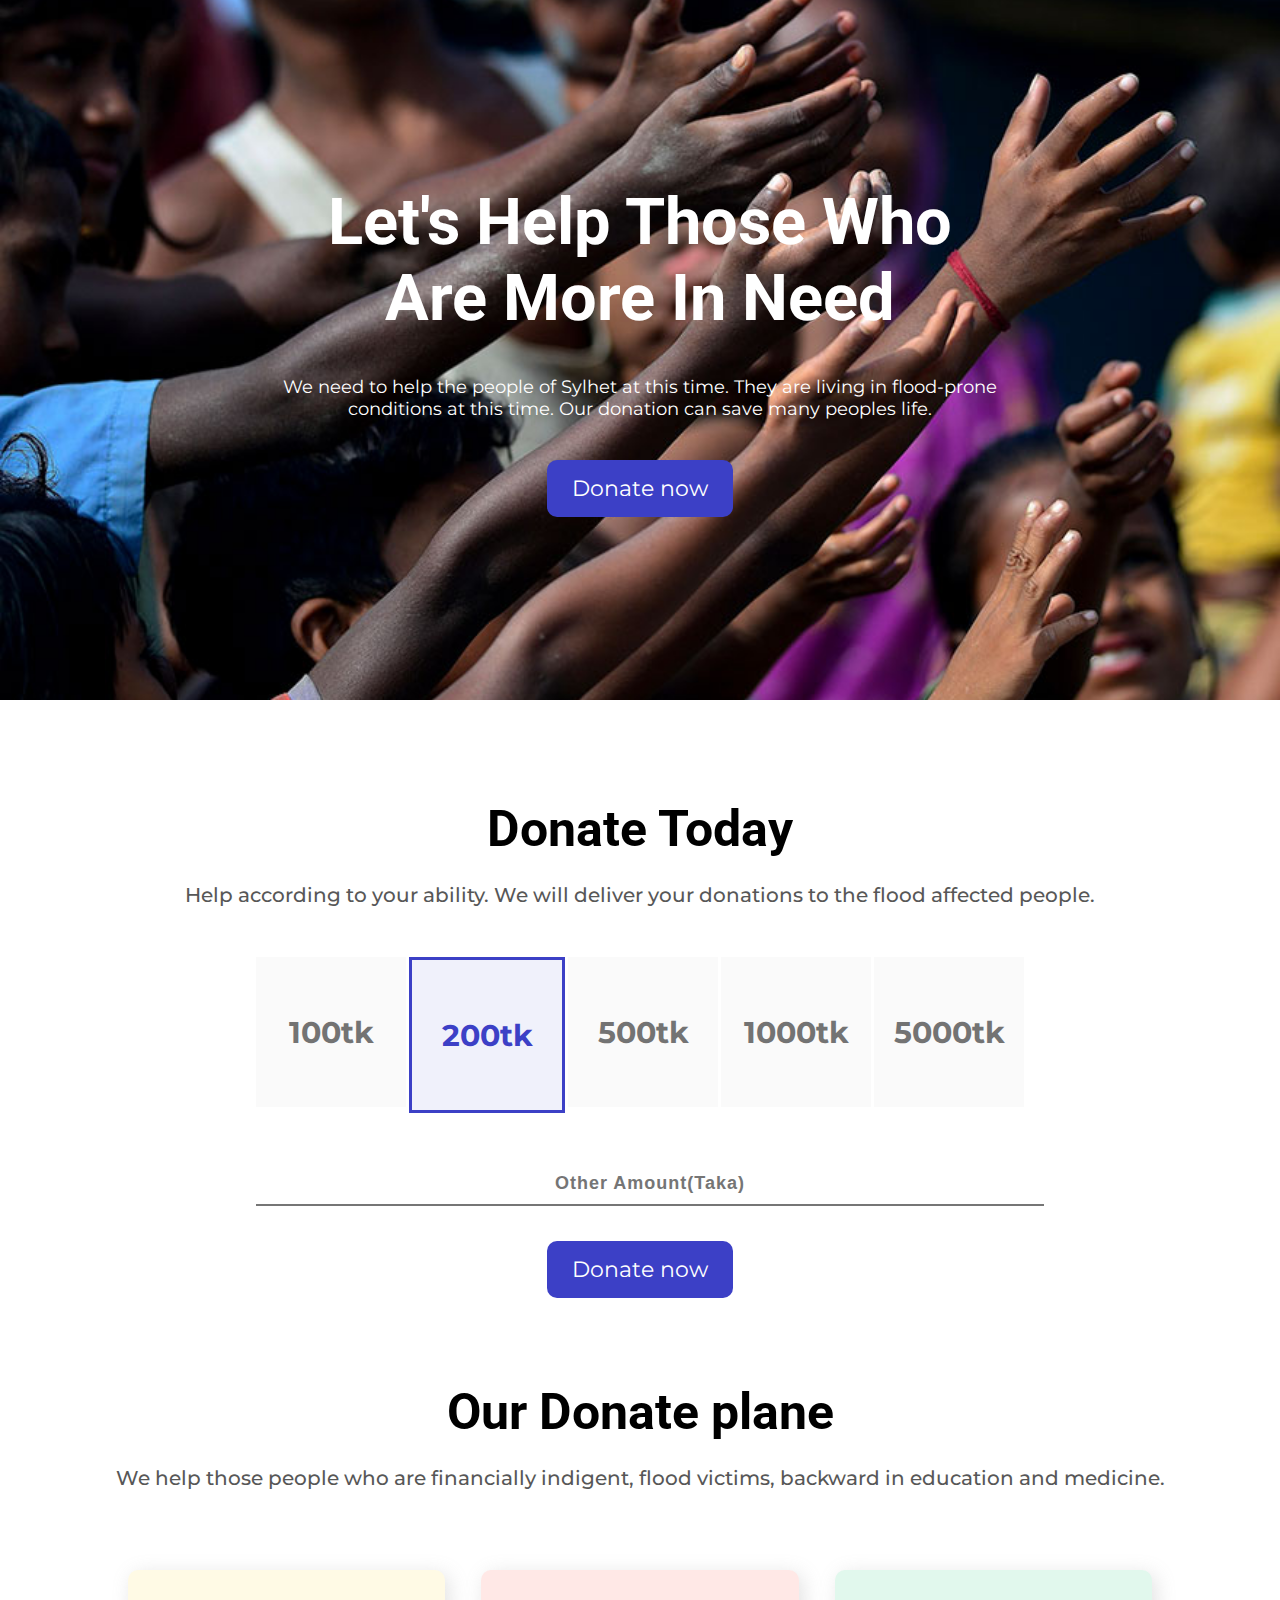
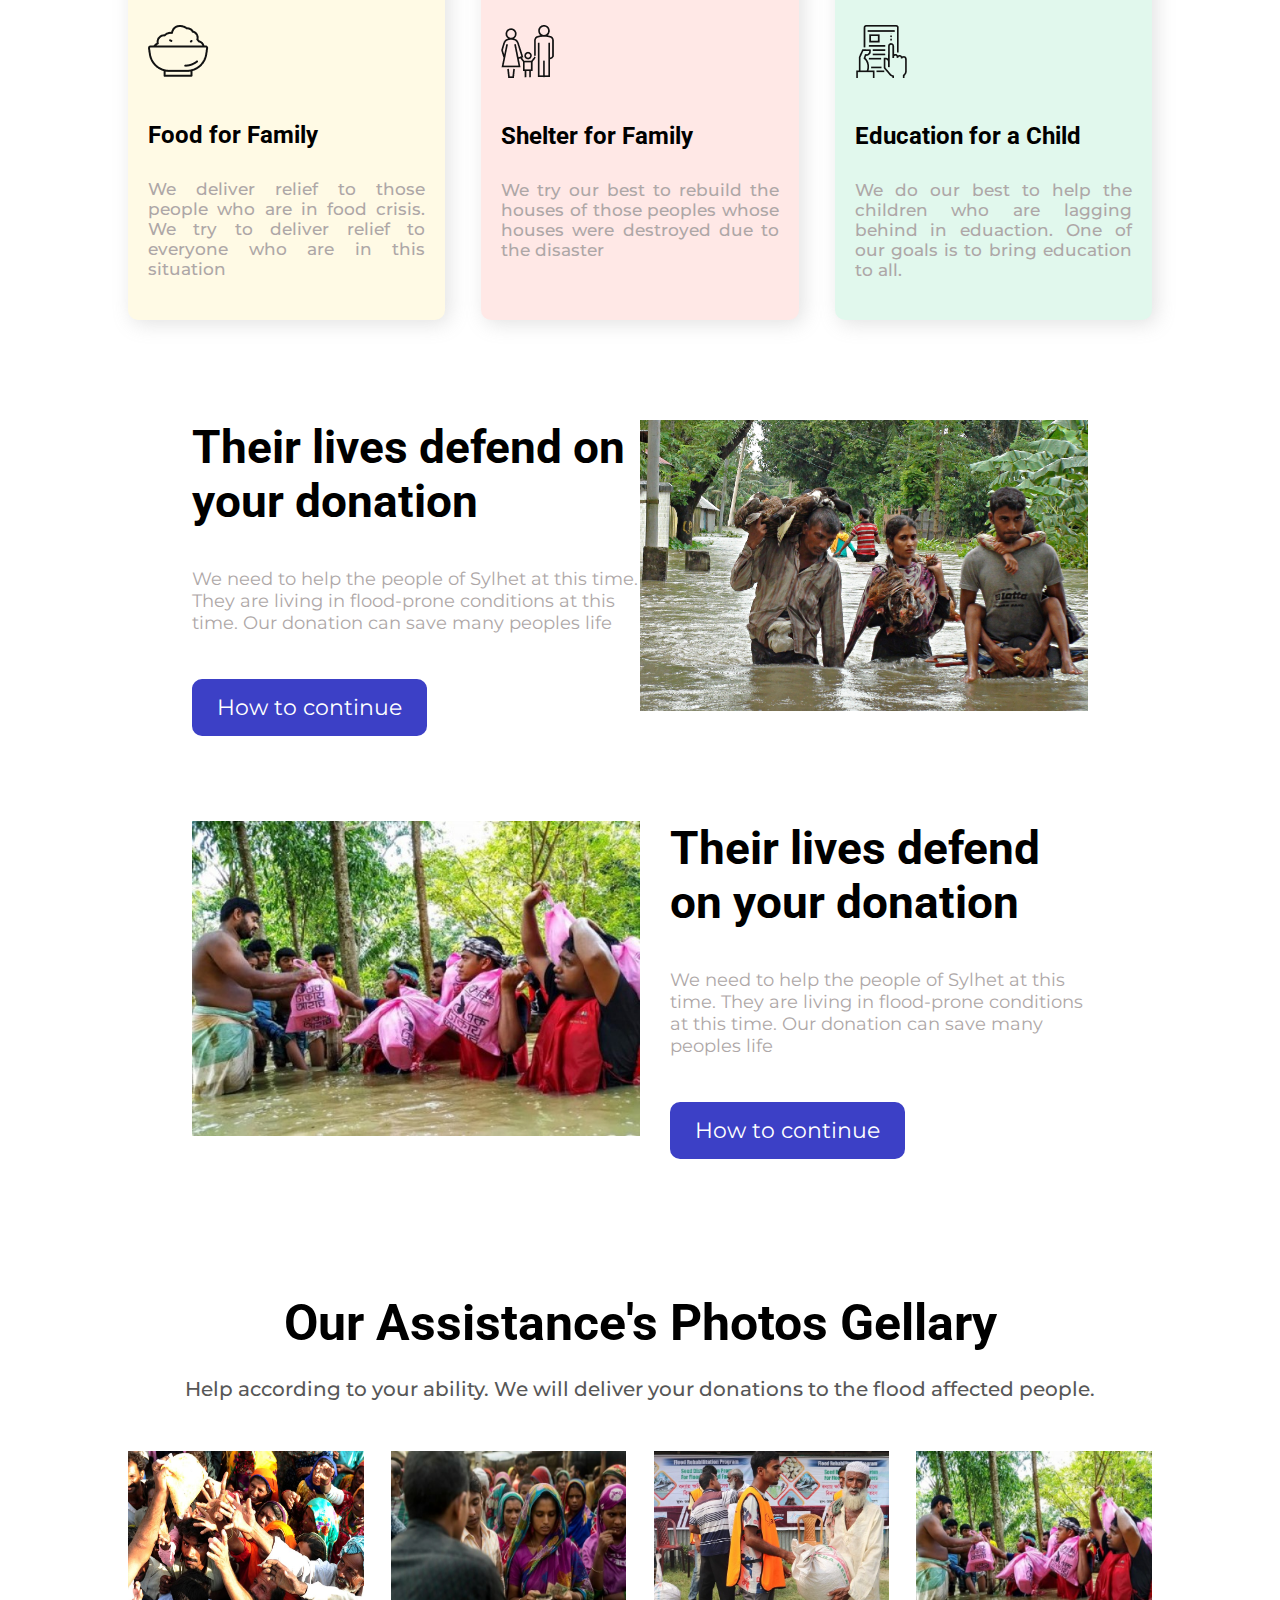
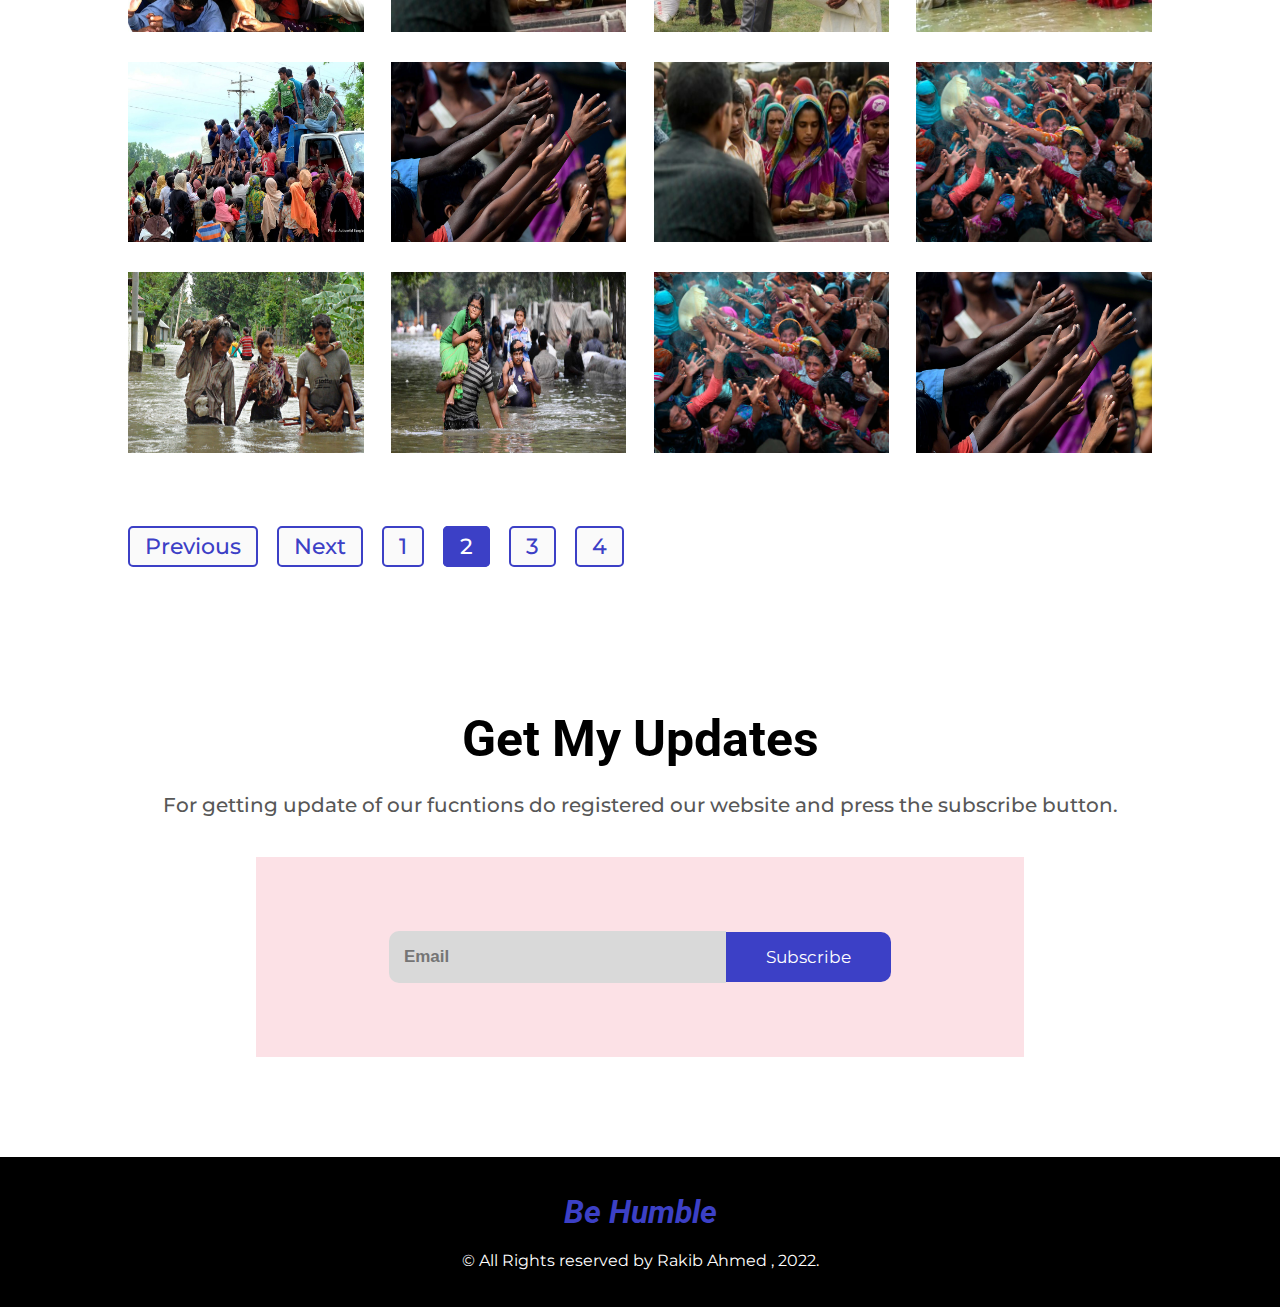
<file: index.html>
<!DOCTYPE html>
<html lang="en">

<head>
    <meta charset="UTF-8">
    <meta http-equiv="X-UA-Compatible" content="IE=edge">
    <meta name="viewport" content="width=device-width, initial-scale=1.0">
    <title>Donate Today</title>
    <link rel="preconnect" href="https://fonts.googleapis.com">
    <link rel="preconnect" href="https://fonts.gstatic.com" crossorigin>
    <link
        href="https://fonts.googleapis.com/css2?family=Montserrat:wght@300;400;500;700;800;900&family=Poppins:wght@100;200;400&family=Roboto:wght@400;500;700;900&display=swap"
        rel="stylesheet">
    <link rel="stylesheet" href="style.css">
</head>


<body>

    <section class="header-section">
        <h1>Let's Help Those Who Are More In Need</h1>
        <p>We need to help the people of Sylhet at this time. They are living in flood-prone conditions at this time.
            Our donation can save many peoples life.</p>
        <a class="link-button" target="_blank" href="#">Donate now</a>
    </section>



    <section class="donate-amount-section">
        <div class="donate-amount-header common-header-section">
            <h1>Donate Today</h1>
            <p>Help according to your ability. We will deliver your donations to the flood affected people.</p>
        </div>
        <div id="amount-section">
            <div class="amount-item">100tk</div>
            <div class="amount-item">200tk</div>
            <div class="amount-item">500tk</div>
            <div class="amount-item">1000tk</div>
            <div class="amount-item">5000tk</div>
        </div>

        <div class="number-of-amount">
            <input type="text" placeholder="Other Amount(Taka)">
        </div>
        <div class="donate-now">
            <a class="link-button" target="_blank" href="#">Donate now</a>
        </div>

    </section>

    <section class="our-donate-plane">
        <div class="our-donate-plane-header common-header-section">
            <h1>Our Donate plane</h1>
            <p>We help those people who are financially indigent, flood victims, backward in education and medicine.</p>
        </div>
        <div id="our-plane-list">
            <div class="our-plane-list-item">
                <img src="./icons/food.png" alt="">
                <h2>Food for Family</h2>
                <p>We deliver relief to those people who are in food crisis. We try to deliver relief to everyone who
                    are in this situation</p>
            </div>
            <div class="our-plane-list-item">
                <img src="./icons/shelter.png" alt="">
                <h2>Shelter for Family</h2>
                <p>We try our best to rebuild the houses of those peoples whose houses were destroyed due to the
                    disaster</p>
            </div>
            <div class="our-plane-list-item">
                <img src="./icons/Frame-1.png" alt="">
                <h2>Education for a Child</h2>
                <p>We do our best to help the children who are lagging behind in eduaction. One of our goals is to bring
                    education to all.</p>
            </div>
        </div>
    </section>




    <section id="artical-section">
        <div class="artical-section-left">
            <h1>Their lives defend on your donation</h1>
            <p>We need to help the people of Sylhet at this time. They are living in flood-prone conditions at this
                time.
                Our donation can save many peoples life</p>
            <div class="artical-button">
                <a class="link-button" target="_blank" href="#">How to continue</a>
            </div>
        </div>
        <div class="artical-section-right">
            <img src="./images/./donation3.jpg" alt="">
        </div>
    </section>


    <section class="artical-section-two">
        <div class="artical-section-two-left">
            <img src="./images/./donation11.jpg" alt="">
        </div>
        <div class="artical-section-two-right">
            <h1>Their lives defend on your donation</h1>
            <p>We need to help the people of Sylhet at this time. They are living in flood-prone conditions at this
                time.
                Our donation can save many peoples life</p>
            <div class="artical-button" id="artical-link-button">
                <a class="link-button" target="_blank" href="#">How to continue</a>
            </div>
        </div>
    </section>




    <section id="donation-photo-gellary">
        <div class="photo-gellary-header common-header-section">
            <h1>Our Assistance's Photos Gellary</h1>
            <p>Help according to your ability. We will deliver your donations to the flood affected people.</p>
        </div>

        <div class="photo-gellary">
            <div class="photo-gellary-item">
                <img src="./images/./donation0.jpg" alt="">
            </div>
            <div class="photo-gellary-item">
                <img src="./images/./donation1.jpg" alt="">
            </div>
            <div class="photo-gellary-item">
                <img src="./images/./donation10.jpg" alt="">
            </div>
            <div class="photo-gellary-item">
                <img src="./images/./donation11.jpg" alt="">
            </div>
            <div class="photo-gellary-item">
                <img src="./images/./donation2.jpg" alt="">
            </div>
            <div class="photo-gellary-item">
                <img src="./images/./donation13.jpg" alt="">
            </div>
            <div class="photo-gellary-item">
                <img src="./images/./donation1.jpg" alt="">
            </div>
            <div class="photo-gellary-item">
                <img src="./images/./donation6.jpg" alt="">
            </div>
            <div class="photo-gellary-item">
                <img src="./images/./donation3.jpg" alt="">
            </div>
            <div class="photo-gellary-item">
                <img src="./images/./donation4.jpg" alt="">
            </div>
            <div class="photo-gellary-item">
                <img src="./images/./donation6.jpg" alt="">
            </div>
            <div class="photo-gellary-item">
                <img src="./images/./donation13.jpg" alt="">
            </div>
        </div>

        <div class="photo-gellary-pages-section">
            <a class="link-button" target="_blank" href="#">Previous</a>
            <a class="link-button" target="_blank" href="#">Next</a>
            <a class="link-button" target="_blank" href="#">1</a>
            <a class="link-button" target="_blank" href="#">2</a>
            <a class="link-button" target="_blank" href="#">3</a>
            <a class="link-button" target="_blank" href="#">4</a>
        </div>
    </section>




    <section id="update-section">
        <div class="update-header-section common-header-section">
            <h1>Get My Updates</h1>
            <p>For getting update of our fucntions do registered our website and press the subscribe button.</p>
        </div>
        <div id="subscribe-area">
            <input type="text" placeholder="Email">
            <div class="subscribe-button">
                <a class="link-button" target="_blank" href="#">Subscribe</a>
            </div>
        </div>
    </section>

</body>

<footer>
    <h1>Be Humble</h1>
    <p>© All Rights reserved by Rakib Ahmed , 2022.</p>
</footer>

</html>
</file>
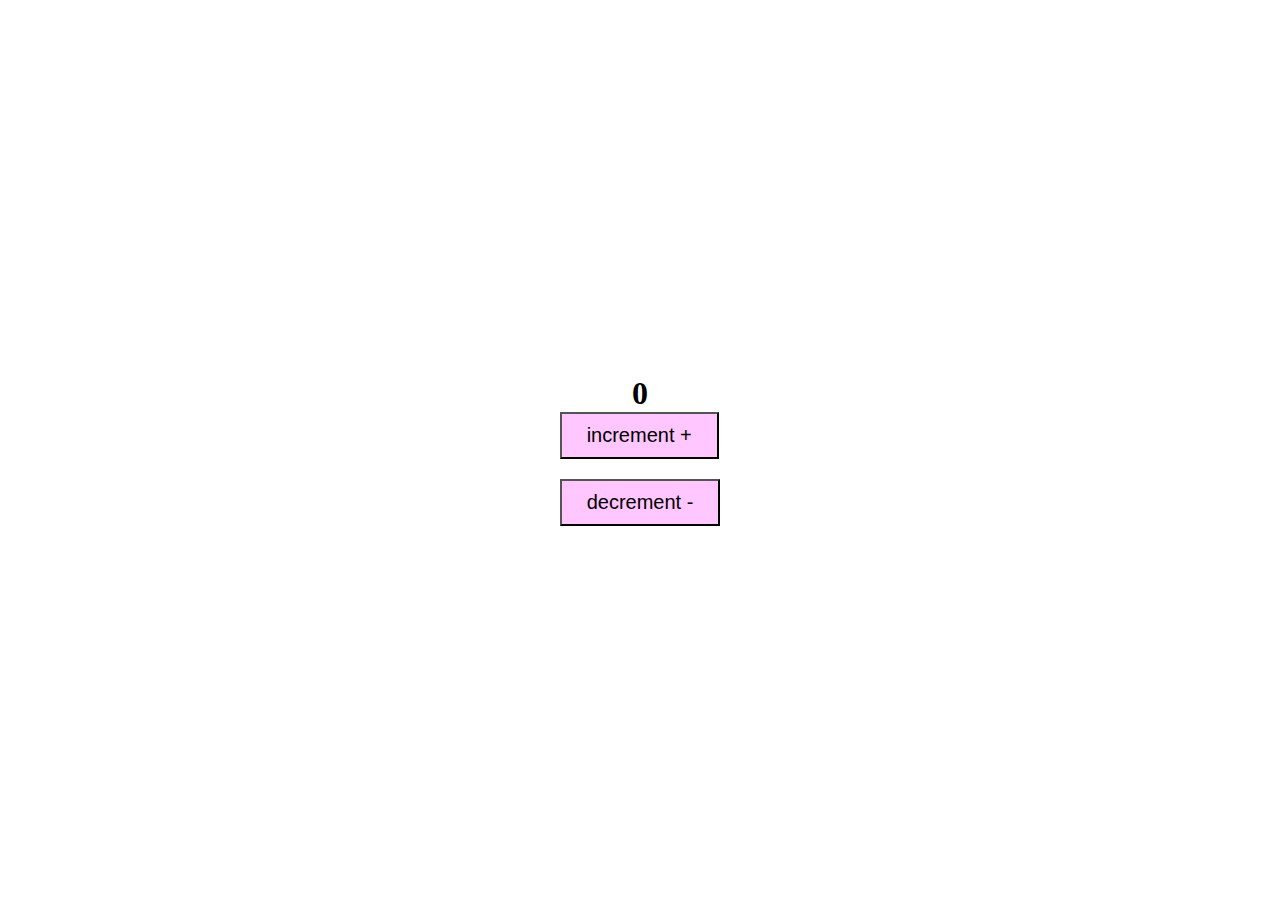
<file: test.html>
<!DOCTYPE html>
<html lang="en">

<head>
    <meta charset="UTF-8">
    <meta http-equiv="X-UA-Compatible" content="IE=edge">
    <meta name="viewport" content="width=a, initial-scale=1.0">
    <title>Document</title>
    <style>
        * {
            margin: 0;
            padding: 0;
        }

        body {
            width: 100%;
            height: 100vh;
            display: flex;
            flex-direction: column;
            justify-content: center;
            align-items: center;
        }

        #button {
            padding: 10px 25px;
            font-size: 20px;
            background: #FAFA;
        }

        #decrement {
            margin-top: 20px;
            padding: 10px 25px;
            font-size: 20px;
            background: #FAFA;
        }

        h1 {
            text-align: center;
        }
    </style>
</head>

<body>
    <div class="parent-div">
        <div>
            <h1 id="increment">0</h1>
        </div>
        <div>
            <button id="button" onclick="clickHandler()">increment +</button>
        </div>
        <div>
            <button id="decrement" onclick="clickHandlerTwo()">decrement -</button>
        </div>
    </div>
</body>

<script>
    let increment = document.getElementById('increment');
    let button = document.getElementById('button');
    let number = 0;

    function clickHandler() {
        number++;
        increment.innerText = number;
    }

    function clickHandlerTwo() {
        number--;
        increment.innerText = number;
    }

</script>

</html>
</file>
<file: style.css>
* {
    padding: 0;
    margin: 0;
}

body,
p,
a,
span,
strong {
    font-family: 'Montserrat', sans-serif;
}

h1,
h2,
h3,
h4,
h5,
h6 {
    font-family: 'Roboto', sans-serif;
}

/* common css part */
.common-header-section {}

.common-header-section h1 {
    font-size: 50px;
    text-align: center;
    margin: 25px 0;
}

.common-header-section p {
    font-size: 20px;
    font-weight: 500;
    text-align: center;
    color: #575757;
}

.link-button {
    background: #3c40c6;
    font-size: 22px;
    padding: 15px 25px;
    text-decoration: none;
    color: #fff;
    border-radius: 10px;
}


/* header section css */


.header-section {
    background: url(./images/donation13.jpg) no-repeat center center;
    background-size: cover;
    height: 700px;
    width: 100%;
    display: flex;
    flex-direction: column;
    justify-content: center;
    align-items: center;
}

.header-section h1 {
    font-size: 65px;
    text-align: center;
    width: 55%;
    color: #fff;
}

.header-section p {
    font-size: 18px;
    width: 60%;
    text-align: center;
    margin: 40px 0;
    color: #fff;
}


/* Donate amount section css */


.donate-amount-section {
    margin: 100px 0;
}

#amount-section {
    width: 60%;
    margin: 50px auto;
    display: flex;
    justify-content: space-between;

}

#amount-section .amount-item {
    height: 150px;
    width: 150px;
    font-size: 30px;
    font-weight: 700;
    color: #737373;
    background: #FAFAFA;
    display: flex;
    justify-content: center;
    align-items: center;

}

#amount-section .amount-item:nth-child(2) {
    color: #3c40c6;
    background: rgba(60, 65, 198, 0.073);
    border: 3px solid #3c40c6;
}

.number-of-amount {
    width: 60%;
    margin: 50px auto;
}

.number-of-amount input {
    width: 100%;
    padding: 10px;
    text-align: center;
    font-size: 18px;
    letter-spacing: 1px;
    font-weight: 600;
    color: #495057;
    border-top: none;
    border-left: none;
    border-right: none;
}

.number-of-amount input:focus {
    outline: 0;
}

.donate-now {
    text-align: center;
}



/* Our donate palne css */

.our-donate-plane {
    margin: 100px 0;
}

#our-plane-list {
    width: 80%;
    margin: auto;
    margin-top: 80px;
    display: flex;
    justify-content: space-between;
}

.our-plane-list-item {
    height: 350px;
    width: 31%;
    border-radius: 10px;
    box-shadow: 4px 4px 20px #dddd;
}

.our-plane-list-item img {
    margin: 55px 0 40px 20px;
}

.our-plane-list-item h2 {
    margin: 0 0 30px 20px;
}

.our-plane-list-item p {
    color: #AEA7A7;
    font-size: 17px;
    padding: 0 20px;
    font-weight: 500;
    text-align: justify;
}

.our-plane-list-item:nth-child(1) {
    background: rgba(255, 212, 42, 0.123);
}

.our-plane-list-item:nth-child(2) {
    background: rgba(255, 62, 52, 0.123);
}

.our-plane-list-item:nth-child(3) {
    background: rgba(5, 196, 107, 0.123);
}




/* artical section css */

#artical-section {
    margin: 100px auto;
    width: 70%;
    display: flex;
}

.artical-section-left {
    width: 50%;
    display: flex;
    flex-direction: column;
    justify-content: center;
}

.artical-section-left h1 {
    font-size: 46px;
}

.artical-section-left p {
    font-size: 18px;
    margin: 40px 0;
    color: #AEA7A7;
}

.artical-button {
    margin-top: 20px;
}

.artical-section-right {
    width: 50%;
}

.artical-section-right img {
    width: 100%;
    height: auto;
}


/* artical section two css */

.artical-section-two {
    margin: 100px auto;
    width: 70%;
    display: flex;
}

.artical-section-two-left {
    width: 50%;
}

.artical-section-two-left img {
    width: 100%;
    height: auto;
}

.artical-section-two-right {
    width: 50%;
    display: flex;
    flex-direction: column;
    justify-content: center;
}

.artical-section-two-right h1 {
    font-size: 46px;
    margin-left: 30px;
}

.artical-section-two-right p {
    font-size: 18px;
    margin: 40px 0;
    color: #AEA7A7;
    margin-left: 30px;
}

#artical-link-button {
    margin-left: 30px;
}

/* Donation photo gellary section css */


#donation-photo-gellary {
    margin: 150px 0;
}

.photo-gellary-header {}

.photo-gellary {
    width: 80%;
    margin: 50px auto;
    display: flex;
    flex-wrap: wrap;
    justify-content: space-between;
}

.photo-gellary-item {
    width: 23%;
    margin-bottom: 30px;
}

.photo-gellary-item img {
    width: 100%;
    height: 100%;
}

.photo-gellary-pages-section {
    width: 80%;
    margin: auto;
}

.photo-gellary-pages-section .link-button {
    border-radius: 5px;
    margin-right: 15px;
    font-weight: 500;
    background: #FAFAFA;
    color: #3c40c6;
    border: 2px solid #3c40c6;
    padding: 5px 15px;
}

.photo-gellary-pages-section .link-button:nth-child(4) {
    background: #3c40c6;
    color: #fff;
}




/* update section css */


#update-section {
    margin: 100px 0;
}

#subscribe-area {
    width: 60%;
    height: 200px;
    margin: 40px auto;
    display: flex;
    justify-content: center;
    align-items: center;
    background: rgba(235, 59, 91, 0.153);
}

#subscribe-area input {
    outline: 0;
    padding: 16px 15px;
    width: 40%;
    border: none;
    background: #D9D9D9;
    border-radius: 10px 0 0 10px;
    font-size: 17px;
    font-weight: 600;
}

.subscribe-button .link-button {
    border-radius: 0 10px 10px 0;
    padding: 15px 40px;
    font-size: 17px;
}

/* footer section */

footer {
    height: 150px;
    background: #000;
    display: flex;
    flex-direction: column;
    justify-content: center;
    align-items: center;
}

footer h1 {
    color: #3c40c6;
    font-style: italic;
    margin-bottom: 20px;
}

footer p {
    color: #ffff;
}
</file>
